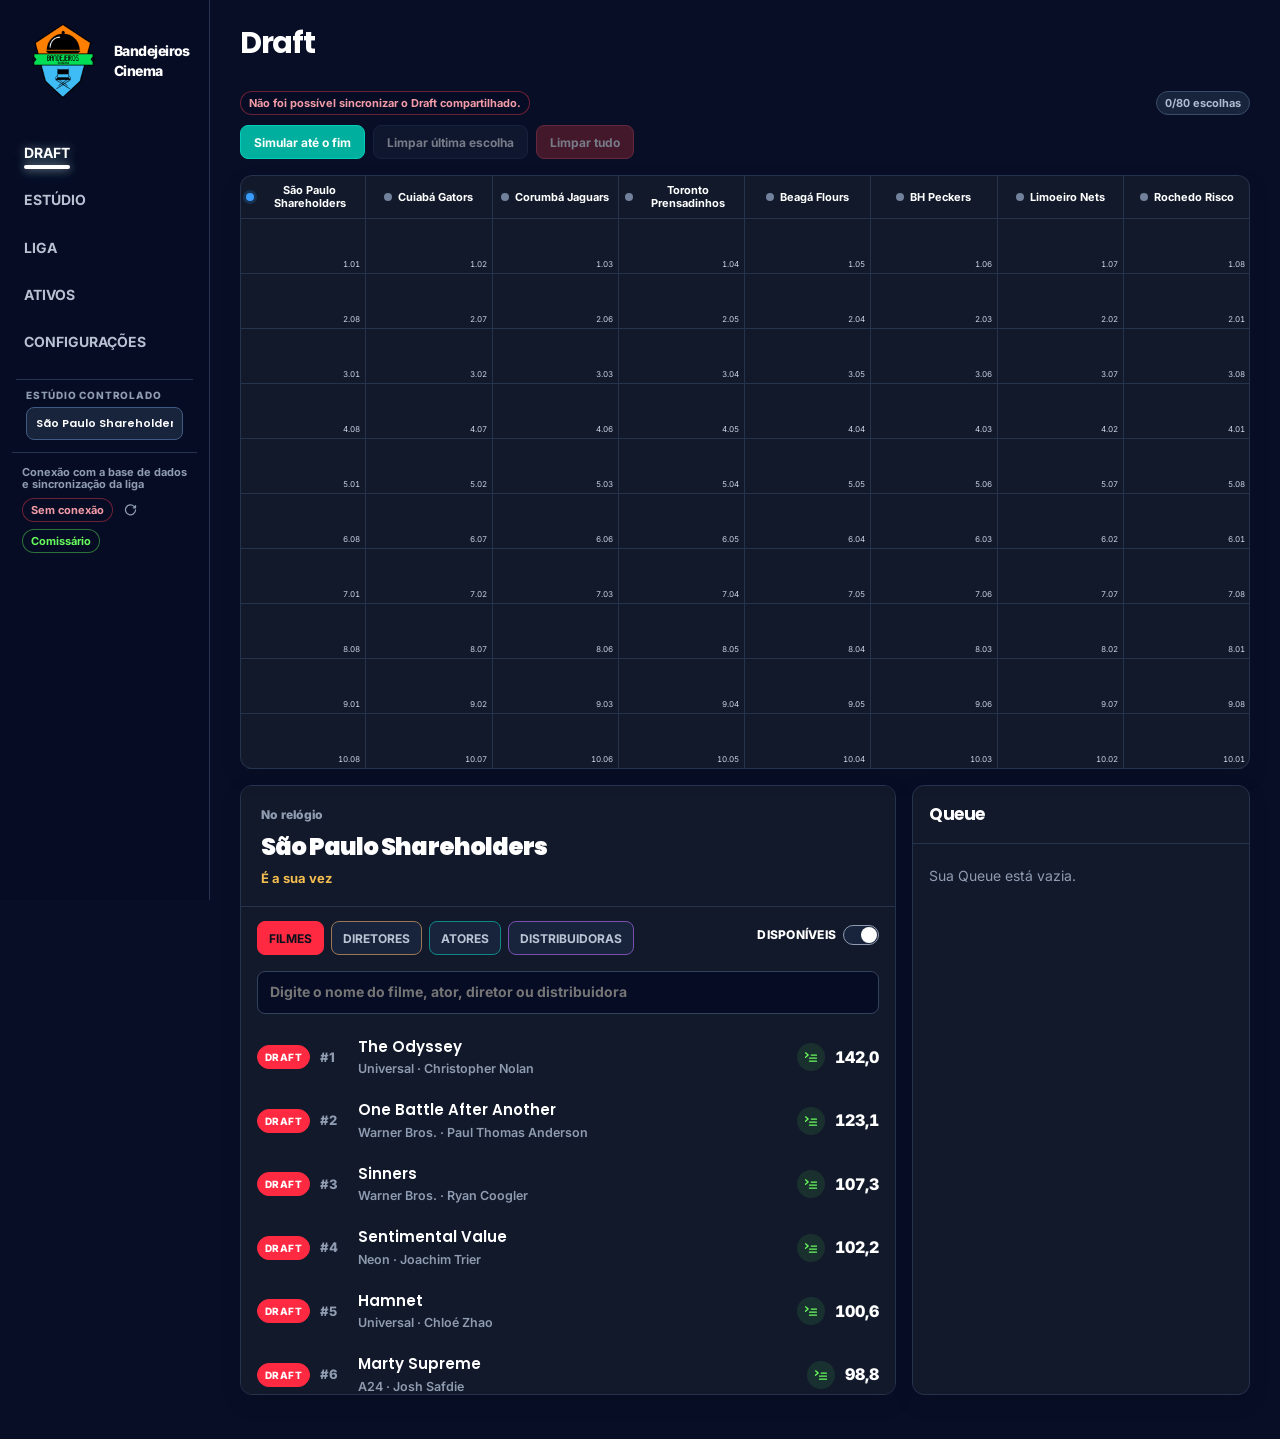
<file: Fantasy-Cinema-local/index.html>
<!doctype html>
<html lang="pt-BR">
  <head>
    <meta charset="utf-8" />
    <meta name="viewport" content="width=device-width, initial-scale=1" />
    <meta name="theme-color" content="#090d18" />
    <title>Bandejeiros Cinema — Draft 2025</title>
    <link rel="icon" type="image/svg+xml" href="favicon.svg" />
    <link rel="preconnect" href="https://fonts.googleapis.com" />
    <link rel="preconnect" href="https://fonts.gstatic.com" crossorigin />
    <link href="https://fonts.googleapis.com/css2?family=Inter:wght@400;500;600;700;800&family=Poppins:wght@500;600;700;800&display=swap" rel="stylesheet" />
    <link rel="stylesheet" href="styles.css?v=20261019-01" />
  </head>
  <body>
    <div id="app" aria-live="polite"></div>
    <script src="app.js?v=20261023-01" defer></script>
  </body>
</html>
</file>
<file: Fantasy-Cinema-local/styles.css>
/*
  Sistema visual — fonte única para cores, fontes e escala tipográfica.
  Novos estilos devem usar estes tokens, nunca valores literais.
*/
:root {
  /* Tipografia */
  --font-display:"Poppins",ui-sans-serif,system-ui,sans-serif;
  --font-body:"Inter",ui-sans-serif,system-ui,-apple-system,BlinkMacSystemFont,"Segoe UI",sans-serif;
  --fs-2xs:7px;
  --fs-xs:8px;
  --fs-2sm:9px;
  --fs-sm:10px;
  --fs-md:11px;
  --fs-base:12px;
  --fs-body-sm:13px;
  --fs-body:14px;
  --fs-name:15px;
  --fs-title-sm:16px;
  --fs-title:17px;
  --fs-title-lg:20px;
  --fs-page:30px;

  /* Marca, posições e sinais */
  --color-film:#ff2a41;
  --color-actor:#00ceb8;
  --color-director:#ffae58;
  --color-distributor:#bd66ff;
  --color-primary:#00af9d;
  --color-primary-hover:#00ceb8;
  --color-danger:#8f2634;
  --color-danger-hover:#b33042;
  --color-gold:#f4bd50;
  --color-released:#67fc5b;
  --color-upcoming:#ffdd38;

  /* Superfícies, contornos e texto */
  --color-page:#080e26;
  --color-sidebar:#060c24;
  --color-surface:#11192b;
  --draft-film-overlay:40%;
  --draft-actor-overlay:40%;
  --draft-director-overlay:40%;
  --draft-distributor-overlay:40%;
  --color-surface-control:#18243b;
  --surface-card:var(--color-surface);
  --color-border:#26334e;
  --color-text:#ffffff;
  --color-text-muted:#8f9bb1;
  --color-text-inverse:#ffffff;
  --color-blue:#3b9cff;

  /* Aliases legados usados pelos componentes existentes. */
  --bg:var(--color-page);
  --line:var(--color-border);
  --muted:var(--color-text-muted);
  --text:var(--color-text);
  --blue:var(--color-blue);
  --gold:var(--color-gold);
  --good:#51d8a1;
}
* { box-sizing:border-box; }
body { margin:0; overflow-x:clip; background:var(--color-page); color:var(--text); font-family:var(--font-body); font-size:var(--fs-title-sm); }
button { font:inherit; cursor:pointer; }
.shell { min-height:100vh; display:grid; grid-template-columns:210px minmax(0,1fr); }
.mobile-page-pager,.mobile-page-track { display:contents; }
.mobile-page-spacer { display:none; }
.sidebar { position:sticky; top:0; align-self:start; height:100vh; overflow-y:auto; padding:20px 12px; border-right:1px solid var(--line); background:var(--color-sidebar); }
.brand { display:flex; align-items:center; gap:10px; font-weight:800; letter-spacing:-.04em; font-size:14px; padding:0 10px 30px; }
.brand-logo { display:block; width:82px; height:82px; object-fit:contain; flex:0 0 auto; }
.league-label { color:var(--muted); text-transform:uppercase; font-size:12px; font-weight:800; letter-spacing:.1em; padding:0 10px 10px; }
.nav { display:grid; gap:5px; }
.nav button { position:relative; border:0; color:#b7c1d2; background:transparent; border-radius:8px; padding:11px 12px; text-align:left; font-size:14px; font-weight:700; text-transform:uppercase; }
.nav button:hover { color:#ffffff; background:transparent; }
.nav button.active { color:#ffffff; background:transparent; text-shadow:0 0 11px rgb(255 255 255 / 42%),0 0 18px rgb(0 206 184 / 16%); }
.nav button > span:first-child { position:relative; }
.nav button.active::after { display:none; }
.nav button.active > span:first-child::after { content:''; position:absolute; left:0; right:0; bottom:-6px; height:4px; border-radius:99px; background:#ffffff; box-shadow:0 0 10px rgb(255 255 255 / 60%),0 0 18px rgb(0 206 184 / 30%); }
.sidebar-foot { margin-top:32px; border-top:1px solid var(--line); padding:20px 10px; color:var(--muted); font-size:13px; line-height:1.45; }
.content { padding:26px 30px 44px; overflow:hidden; }
.topbar { display:flex; justify-content:space-between; align-items:flex-start; gap:20px; margin-bottom:24px; }
h1 { font-size:28px; line-height:1.1; letter-spacing:-.045em; margin:0 0 6px; } h2 { font-size:var(--fs-title-sm); margin:0; letter-spacing:-.02em; } p { margin:0; }
.sub { color:var(--muted); font-size:14px; }.badge { display:inline-flex; padding:6px 9px; border:1px solid #69521b; color:var(--gold); background:#2d2514; border-radius:99px; font-size:12px; font-weight:800; }
.actions { display:flex; gap:8px; flex-wrap:wrap; justify-content:flex-end; }.button { border:1px solid #2c3c5c; padding:10px 13px; border-radius:8px; background:var(--color-surface-control); color:var(--color-text-inverse); font-weight:750; font-size:var(--fs-body); }.button:hover { border-color:var(--blue); }.button.primary { background:var(--blue); border-color:var(--blue); color:#07111f; }.button.danger { color:#ffb8b8; }
.grid { display:grid; gap:16px; }.draft-layout { grid-template-columns:minmax(0,1.32fr) minmax(300px,.68fr); }.card { background:var(--surface-card); border:1px solid var(--line); border-radius:12px; }.card-head { padding:15px 16px 12px; display:flex; justify-content:space-between; align-items:center; border-bottom:1px solid var(--line); }.draft-main { min-height:590px; }.now { padding:20px; border-bottom:1px solid var(--line); background:var(--surface-card); }.now-eyebrow { color:var(--muted); font-size:12px; letter-spacing:.02em; font-weight:850; }.now-team { font-size:24px; font-weight:850; letter-spacing:-.04em; margin:6px 0; }.now-distance { color:var(--gold); font:700 13px/1.2 var(--font-body); }.slot { color:var(--gold); font-weight:750; font-size:14px; }
.tabs { display:flex; gap:7px; padding:14px 16px 8px; overflow:auto; }.tab { white-space:nowrap; border:1px solid var(--line); color:#b9c4d5; background:#101a2b; padding:7px 10px; border-radius:7px; font-size:13px; font-weight:750; }.tab.active { color:#07111f; background:var(--gold); border-color:var(--gold); }.assets { padding:8px 16px 16px; display:grid; gap:7px; max-height:376px; overflow:auto; }.asset { width:100%; display:flex; gap:10px; align-items:center; border:1px solid #22304a; background:#10192a; color:var(--text); border-radius:8px; padding:10px; text-align:left; }.asset:hover { border-color:var(--blue); background:#14233a; }.asset .rank { width:28px; color:var(--muted); font-weight:800; font-size:13px; }.asset .name { min-width:0; flex:1; font-weight:750; overflow:hidden; text-overflow:ellipsis; white-space:nowrap; }.asset .points { color:var(--gold); font-variant-numeric:tabular-nums; font-weight:850; }.asset small { color:var(--muted); }.pick-feed { max-height:376px; overflow:auto; }.pick { display:grid; grid-template-columns:35px 1fr auto; padding:10px 14px; border-bottom:1px solid #202d45; gap:8px; align-items:center; font-size:13px; }.pick b { font-size:13px; }.pick span { color:var(--muted); }.pos { color:#80baff; font-size:11px; font-weight:850; text-transform:uppercase; }.points { color:var(--gold); font-weight:800; }.team-list { max-height:312px; overflow:auto; }.team-row { padding:11px 14px; display:flex; gap:8px; align-items:center; border-bottom:1px solid #202d45; }.team-row:last-child { border-bottom:0; }.team-row .team-name { flex:1; font-weight:750; }.meter { display:flex; height:5px; width:74px; background:#0c1220; border-radius:4px; overflow:hidden; }.meter i { display:block; background:var(--blue); }.count { color:var(--muted); font-size:12px; }
.summary { display:grid; grid-template-columns:repeat(4,1fr); gap:12px; margin-bottom:16px; }.metric { padding:15px; }.metric label { display:block; color:var(--muted); font-size:12px; text-transform:uppercase; letter-spacing:.08em; font-weight:800; }.metric strong { display:block; margin-top:5px; font-size:23px; letter-spacing:-.04em; }.metric.gold strong { color:var(--gold); }
.rosters { grid-template-columns:repeat(2,minmax(0,1fr)); }.roster { padding:16px; }.roster-top { display:flex; justify-content:space-between; align-items:center; margin-bottom:12px; }.roster-total { color:var(--gold); font-weight:850; }.roster-group { padding:9px 0; border-top:1px solid #23304a; }.roster-group:first-of-type { border-top:0; }.roster-label { color:#80baff; text-transform:uppercase; font-size:11px; font-weight:850; letter-spacing:.1em; margin-bottom:5px; }.roster-item { display:flex; justify-content:space-between; gap:8px; font-size:14px; padding:3px 0; }.empty { color:var(--muted); font-size:14px; padding:16px; }
.rules { padding:16px; color:#bdc8d8; line-height:1.5; font-size:14px; }.rules h2 { color:#fff; }.rules h2 + p { margin-top:8px; }.rules p + p { margin-top:10px; }.rules p + h2 { margin-top:26px; }.rules b { color:white; }.notice { color:var(--muted); font-size:13px; padding:0 16px 14px; }
.control-team { display:flex; align-items:center; justify-content:flex-end; gap:8px; flex-wrap:wrap; }.control-team label { color:var(--muted); font-size:13px; font-weight:750; }.control-team select { appearance:none; border:1px solid #344762; border-radius:8px; background:#121e31; color:white; padding:9px 32px 9px 11px; font:inherit; font-size:14px; font-weight:750; }.clock-message { margin:14px 16px 0; padding:11px 12px; border-radius:8px; border:1px solid #2b3b57; background:var(--color-surface-control); color:#bdc8d8; font-size:14px; font-weight:650; }.clock-message.your-turn { border-color:#2a77c5; background:#11345a; color:#d7ebff; }.personal-roster .card-head { align-items:flex-start; }.personal-list { padding:0 16px 8px; }.personal-group { padding:10px 0; border-top:1px solid #24324c; border-left:3px solid var(--position-color); padding-left:9px; }.personal-group:first-child { border-top:0; }.personal-group .roster-label { color:var(--position-color); }.personal-group .roster-item strong { color:var(--position-color); font-size:13px; }
.pos-filme { --position-color:var(--color-film); }.pos-ator { --position-color:var(--color-actor); }.pos-diretor { --position-color:var(--color-director); }.pos-distribuidora { --position-color:var(--color-distributor); }
.tab.pos-filme.active,.tab.pos-ator.active,.tab.pos-diretor.active,.tab.pos-distribuidora.active { color:#09101c; border-color:var(--position-color); background:var(--position-color); }.tab.pos-filme,.tab.pos-ator,.tab.pos-diretor,.tab.pos-distribuidora { border-color:color-mix(in srgb,var(--position-color) 55%,#26334e); }.asset.pos-filme,.asset.pos-ator,.asset.pos-diretor,.asset.pos-distribuidora { border-left:3px solid var(--position-color); }.asset.pos-filme .points,.asset.pos-ator .points,.asset.pos-diretor .points,.asset.pos-distribuidora .points,.personal-group .roster-item strong,.roster-item .points,.pick .points { color:#fff; }.pick .pos { color:var(--position-color); font-style:normal; }.roster-group .roster-label { color:var(--position-color); }
.search-wrap { display:grid; gap:6px; padding:8px 16px 4px; }.search-wrap label { color:var(--muted); font-size:12px; font-weight:800; text-transform:uppercase; letter-spacing:.08em; }.search-wrap input { width:100%; border:1px solid #33435e; border-radius:8px; background:#0d1626; color:#fff; padding:10px 12px; font:inherit; font-size:14px; outline:0; }.search-wrap input:focus { border-color:var(--blue); box-shadow:0 0 0 3px rgb(59 156 255 / 15%); }
.data-card { overflow:hidden; }.table-wrap { overflow:auto; max-height:calc(100vh - 175px); }.table-wrap table { width:100%; min-width:720px; border-collapse:collapse; font-size:14px; }.table-wrap th { position:sticky; top:0; z-index:1; background:#17233a; color:#aebbd0; text-align:left; padding:12px 14px; font-size:12px; text-transform:uppercase; letter-spacing:.055em; white-space:nowrap; }.table-wrap td { padding:11px 14px; border-top:1px solid #22304a; color:#dbe4f2; white-space:nowrap; }.table-wrap td:first-child { color:#fff; font-weight:750; }.table-wrap tr:hover td { background:#17243a; }.section-title { margin:0 0 10px; font-size:15px; color:#d7e2f1; }.scoring-grid { grid-template-columns:minmax(0,.82fr) minmax(0,1.18fr); align-items:start; }.formula-grid { display:grid; grid-template-columns:repeat(4,minmax(0,1fr)); gap:12px; margin-bottom:18px; }.formula { padding:15px; min-height:144px; }.formula span { display:block; color:var(--gold); font-size:12px; font-weight:850; text-transform:uppercase; letter-spacing:.08em; }.formula strong { display:block; margin:8px 0; font-size:15px; line-height:1.3; letter-spacing:-.02em; }.formula p { color:var(--muted); font-size:13px; line-height:1.4; }.formula sup { font-size:10px; }
.awards-actors-title { margin-top:24px; }.draft-board { margin-top:16px; overflow:hidden; }.board-label { display:flex; justify-content:space-between; padding:13px 16px; border-bottom:1px solid var(--line); font-size:14px; }.board-label span { color:var(--muted); font-size:12px; }.board-scroll { overflow:hidden; }.board-grid { display:grid; grid-template-columns:repeat(8,minmax(0,1fr)); min-width:0; }.board-team { min-width:0; border-right:1px solid var(--line); }.board-team:last-child { border-right:0; }.board-team header { display:grid; grid-template-columns:14px 1fr; align-items:center; column-gap:5px; padding:9px 6px; min-height:39px; background:#121d31; border-bottom:1px solid var(--line); }.board-team header b { font-size:11px; white-space:nowrap; overflow:hidden; text-overflow:ellipsis; }.team-dot { width:8px; height:8px; border-radius:50%; background:#71819c; }.board-team.controlled .team-dot { background:var(--blue); box-shadow:0 0 0 3px rgb(59 156 255 / 18%); }.board-team.controlled header { background:#172b4a; }.board-pick { position:relative; height:55px; padding:5px 6px 14px; overflow:hidden; border-bottom:1px solid #26344d; background:#172337; border-left:3px solid var(--position-color); }.board-pick b { display:block; padding-right:2px; font-size:11px; line-height:1.15; white-space:nowrap; overflow:hidden; text-overflow:ellipsis; }.board-pick small { display:-webkit-box; height:20px; max-width:calc(100% - 28px); overflow:hidden; -webkit-box-orient:vertical; -webkit-line-clamp:2; color:#e5ecf6; opacity:.8; font-size:9px; line-height:1.15; margin-top:2px; }.board-number { position:absolute; right:5px; bottom:3px; color:#c9d3e3; font-size:8px; font-weight:400; font-variant-numeric:tabular-nums; }.board-pick.pos-filme { background:color-mix(in srgb,#ff2a41 35%,#152136); }.board-pick.pos-ator { background:color-mix(in srgb,#00ceb8 29%,#152136); }.board-pick.pos-diretor { background:color-mix(in srgb,#ffae58 31%,#152136); }.board-pick.pos-distribuidora { background:color-mix(in srgb,#bd66ff 30%,#152136); }.empty-pick { border-left:3px solid #2c3b54; background:#121b2c; color:#71819c; }.personal-group .roster-item { font-size:16px; font-weight:750; }.personal-group .roster-item strong { font-size:16px; font-weight:850; }.team-view-select { display:block; max-width:176px; margin-top:6px; border:1px solid #344762; border-radius:6px; background:#121e31; color:#fff; padding:6px 24px 6px 8px; font:inherit; font-size:12px; font-weight:700; }
.league-layout { grid-template-columns:minmax(440px,1.05fr) minmax(340px,.95fr); align-items:start; }.standings-list { padding:4px 0; }.standing-row { display:grid; grid-template-columns:34px minmax(0,1fr) auto; gap:10px; align-items:center; padding:13px 16px; border-bottom:1px solid #22304a; }.standing-row:last-child { border-bottom:0; }.standing-rank { color:#91a0b8; font-size:13px; font-weight:850; text-align:center; }.standing-team { min-width:0; }.standing-team b { display:block; font-size:15px; }.started-counts { display:flex; flex-wrap:wrap; gap:5px; margin-top:7px; }.started-pill { display:inline-flex; align-items:center; gap:3px; padding:4px 6px; border-radius:4px; background:#0d1626; border-left:2px solid var(--position-color); font-size:10px; line-height:1; font-weight:750; }.started-pill b { font-variant-numeric:tabular-nums; }.started-pill.complete { color:#7d899d; border-left-color:#46536a; }.started-pill.pending { color:var(--position-color); background:color-mix(in srgb,var(--position-color) 11%,#0d1626); }.asset-tabs { padding:0 0 12px; margin-top:-4px; }.asset-search { padding:0 0 12px; max-width:420px; }.asset-table .table-wrap { max-height:calc(100vh - 250px); }.asset-table table { min-width:1080px; }.asset-table td { vertical-align:top; white-space:normal; }.asset-table td:nth-child(1) { min-width:155px; }.asset-table td:nth-child(2) { min-width:86px; color:#b8c5d7; }.asset-table td:nth-child(3) { min-width:110px; }.asset-table td:nth-child(4) { min-width:190px; max-width:300px; }.asset-table td:nth-child(2),.asset-table td:nth-child(3),.asset-table td:nth-child(5),.asset-table td:nth-child(6),.asset-table td:nth-child(7) { white-space:nowrap; }.metric-cell { display:grid; gap:3px; }.metric-cell b { color:#fff; font-size:14px; font-variant-numeric:tabular-nums; }.metric-cell small,.component-points { display:block; color:var(--gold); font-size:12px; font-weight:850; }.table-note { display:block; color:var(--muted); font-size:11px; }.award-lines { display:grid; gap:3px; min-width:190px; color:#bec9da; font-size:12px; line-height:1.2; }.award-lines b { color:var(--gold); margin-top:2px; font-size:12px; font-weight:850; }.fpts { color:var(--gold); font-size:15px; font-weight:850; font-variant-numeric:tabular-nums; }
.my-team-summary { display:grid; grid-template-columns:repeat(4,minmax(0,1fr)); gap:12px; margin-bottom:14px; }.my-team-selector { display:flex; align-items:center; gap:10px; padding:12px 16px; margin-bottom:16px; }.my-team-selector label { color:var(--muted); font-size:12px; font-weight:800; text-transform:uppercase; letter-spacing:.08em; }.my-team-selector select { border:1px solid #344762; border-radius:7px; background:#121e31; color:#fff; padding:8px 28px 8px 10px; font:inherit; font-size:14px; font-weight:750; }.my-team-layout { grid-template-columns:repeat(2,minmax(0,1fr)); align-items:start; }.my-team-assets { padding:4px 16px 10px; }.my-team-asset { display:flex; justify-content:space-between; gap:12px; padding:12px 0 12px 10px; border-bottom:1px solid #24324c; border-left:3px solid var(--position-color); }.my-team-asset:last-child { border-bottom:0; }.my-team-asset div { min-width:0; display:grid; gap:3px; }.my-team-asset b { font-size:15px; overflow:hidden; text-overflow:ellipsis; white-space:nowrap; }.my-team-asset small { color:var(--muted); font-size:12px; }.my-team-position { color:var(--position-color); font-size:11px; text-transform:uppercase; font-weight:850; letter-spacing:.08em; }.my-team-asset strong { align-self:center; color:#fff; white-space:nowrap; font-size:14px; }
.my-team-actions { display:flex; align-items:center; gap:8px; flex:0 0 auto; }.my-team-asset .asset-status.upcoming,.my-team-asset .asset-status .upcoming { color:#ffdd38; }.my-team-asset .asset-status.released,.my-team-asset .asset-status .released { color:#67fc5b; }.my-team-asset .composition-status { display:flex; flex-wrap:wrap; column-gap:8px; }.trade-icon-button { display:grid; place-items:center; width:31px; height:31px; padding:0; border:0; border-radius:50%; background:#0f2639; color:#00ceb8; }.trade-icon-button:hover { background:#12354a; box-shadow:0 0 0 2px #00ceb8; }.trade-icon { display:block; width:19px; height:19px; fill:currentColor; }.trade-note { color:#ffae58 !important; font-weight:800; }.trade-builder,.trade-offers { margin:16px 0 0; overflow:hidden; }.trade-starter { display:flex; align-items:center; justify-content:space-between; gap:16px; min-height:88px; padding:16px; }.trade-starter h2 { margin:0 0 4px; font-size:17px; }.trade-propose { background:#00aF9D; border-color:#00ceb8; color:#06151a; }.trade-propose:hover { background:#00ceb8; }.trade-team-picker { display:flex; flex-wrap:wrap; align-items:center; gap:7px; padding:12px 16px; border-top:1px solid var(--line); border-bottom:1px solid var(--line); }.trade-team-picker>span { color:var(--muted); font-size:11px; font-weight:850; letter-spacing:.08em; text-transform:uppercase; margin-right:2px; }.studio-toggle { padding:7px 9px; border:1px solid #354863; border-radius:6px; background:#111d30; color:#c3cfdf; font:inherit; font-size:12px; font-weight:750; }.studio-toggle.selected { border-color:#00ceb8; background:#103641; color:#fff; }.studio-toggle:disabled { opacity:.38; }.trade-columns { display:grid; grid-template-columns:repeat(auto-fit,minmax(210px,1fr)); gap:10px; padding:14px 16px; }.trade-column { min-width:0; border:1px solid #263852; border-radius:8px; background:#0d1728; overflow:hidden; }.trade-column header { display:flex; justify-content:space-between; align-items:center; gap:8px; padding:10px; border-bottom:1px solid #263852; }.trade-column header b { font-size:13px; }.trade-column header small { color:#00ceb8; font-size:11px; font-weight:800; }.trade-column>div { display:grid; gap:6px; padding:8px; max-height:420px; overflow:auto; }.trade-asset { padding-left:3px; border-left:3px solid var(--position-color); border-radius:4px; background:#121d2e; }.trade-asset>button { display:grid; width:100%; gap:0; padding:6px; color:#fff; text-align:left; background:transparent; border:0; }.trade-asset>button b { overflow:hidden; text-overflow:ellipsis; white-space:nowrap; font-size:12px; }.trade-asset.selected { background:color-mix(in srgb,var(--position-color) 16%,#121d2e); box-shadow:inset 0 0 0 1px var(--position-color); }.trade-asset select { width:calc(100% - 16px); margin:0 8px 8px; border:1px solid #40516b; border-radius:5px; background:#0b1423; color:#fff; padding:6px; font:inherit; font-size:11px; }.trade-submit { display:flex; justify-content:space-between; align-items:center; gap:12px; padding:12px 16px; border-top:1px solid var(--line); }.trade-offer { padding:14px 16px; border-top:1px solid var(--line); }.trade-offer p,.transaction p { color:#c5d0df; font-size:14px; line-height:1.45; }.transaction { display:flex; justify-content:space-between; gap:16px; align-items:center; padding:14px 0; border-bottom:1px solid var(--line); }.transaction:last-child { border-bottom:0; }.transaction-status { display:inline-block; margin-bottom:6px; color:#aab8ca; font-size:11px; font-weight:850; text-transform:uppercase; letter-spacing:.08em; }.transaction.pendingCommissioner .transaction-status { color:var(--gold); }.transaction.approved .transaction-status { color:var(--good); }.transaction.vetoed .transaction-status,.transaction.rejected .transaction-status { color:#f59ca3; }
.nav button { display:flex; align-items:center; justify-content:space-between; gap:8px; }.nav-trade-alert { display:inline-flex; align-items:center; gap:2px; color:#ffae58; }.nav-trade-alert svg { width:15px; height:15px; fill:none; stroke:currentColor; stroke-width:2; stroke-linecap:round; stroke-linejoin:round; }.nav-trade-alert b { display:grid; place-items:center; min-width:15px; height:15px; padding:0 3px; border-radius:99px; background:#ffae58; color:#1a1307; font-size:9px; }.button.danger { background:#8f2634; border-color:#d64b5b; color:#fff; }.button.danger:hover { background:#b33042; border-color:#ff7180; }.accept-offer { background:#00aF9D; border-color:#00ceb8; color:#06151a; }.accept-offer:hover { background:#00ceb8; }.counter-offer { background:#285eab; border-color:#4c95ef; color:#fff; }.counter-offer:hover { background:#3577d2; }.transactions-layout { grid-template-columns:repeat(2,minmax(0,1fr)); align-items:start; }.transactions-left { display:grid; gap:16px; }.transactions-left .trade-desk { margin-top:0; }.trade-desk { margin-top:16px; overflow:hidden; }.trade-feed-list { display:grid; gap:10px; padding:14px 16px 16px; }.trade-feed { display:grid; grid-template-columns:125px minmax(0,1fr) auto; align-items:start; gap:16px; padding:14px 16px; border:1px solid #2a3a55; border-radius:9px; background:#0d1728; }.trade-feed.pendingCommissioner { border-color:#796020; }.trade-feed-status { display:flex; align-items:center; gap:8px; padding-top:3px; color:#8ca0bc; font-size:12px; letter-spacing:.05em; text-transform:uppercase; }.trade-feed.approved .trade-feed-status { color:#00ceb8; }.trade-feed-icon { width:19px; height:19px; fill:currentColor; color:#00ceb8; }.trade-feed-moves { display:grid; gap:9px; min-width:0; }.trade-feed-group { padding-bottom:4px; }.trade-feed-group p { margin:0 0 2px; color:#c5d0df; font-size:16px; }.trade-gain { display:flex; align-items:center; gap:7px; min-width:0; padding:2px 0; }.trade-gain>span { color:#00ceb8; font-size:22px; font-weight:400; line-height:1; }.trade-gain b { overflow:hidden; text-overflow:ellipsis; white-space:nowrap; padding:4px 8px; border:1px solid color-mix(in srgb,var(--position-color) 44%,transparent); border-radius:6px; background:color-mix(in srgb,var(--position-color) 16%,#101a2b); color:#edf4ff; font-size:14px; font-weight:700; }.trade-feed time { padding-top:3px; color:#aebbd0; white-space:nowrap; font-size:12px; }.trade-feed-actions { grid-column:2 / -1; justify-content:flex-start; }.commissioner-actions { margin:-4px 16px 8px 157px; justify-content:flex-start; }.transactions-card { margin-top:0; }
@media (max-width:980px) { .shell { grid-template-columns:1fr; }.sidebar { position:static; height:auto; overflow:visible; border-right:0; border-bottom:1px solid var(--line); padding:14px 16px; }.brand { padding:0 0 12px; }.nav { grid-template-columns:repeat(3,1fr); }.sidebar-foot { display:none; }.content { padding:20px 16px; }.draft-layout,.league-layout,.my-team-layout,.transactions-layout { grid-template-columns:1fr; }.rosters { grid-template-columns:1fr; } }
@media (max-width:980px) { .formula-grid { grid-template-columns:repeat(2,minmax(0,1fr)); }.scoring-grid { grid-template-columns:1fr; } }
@media (max-width:620px) { .topbar { flex-direction:column; }.control-team { justify-content:flex-start; }.actions { justify-content:flex-start; }.summary,.my-team-summary { grid-template-columns:repeat(2,1fr); }.content { padding:18px 12px; }.now-team { font-size:21px; }.formula-grid { grid-template-columns:1fr; } }
@media (max-width:620px) { .brand { font-size:22px; } }
@media (max-width:720px) { .trade-feed { grid-template-columns:1fr; gap:8px; }.trade-feed time { padding:0; }.trade-feed-actions { grid-column:auto; }.commissioner-actions { margin:0 16px 8px; } }

/* Revisão do sistema visual */
:root { --radius-card:12px; --radius-control:8px; --surface:#111b2e; --surface-hover:#172740; --text-soft:#c7d1e0; }
body { font-family:"Inter",ui-sans-serif,system-ui,sans-serif; line-height:1.45; -webkit-font-smoothing:antialiased; }
h1,h2,h3,.topbar h1,.card h2,.section-title,.now-team,.asset .name,.roster-item span,.my-team-asset b,.trade-gain b,.trade-column header b,.trade-asset>button b { font-family:"Poppins",ui-sans-serif,system-ui,sans-serif; }
h1,.topbar h1 { font-size:30px; font-weight:700; letter-spacing:-.045em; line-height:1.16; }
h2,.card h2 { font-size:17px; font-weight:700; line-height:1.25; letter-spacing:-.025em; }
.section-title { font-size:16px; font-weight:700; }
.sub,.notice,.count,.table-note,.metric-cell small,.formula p,.trade-feed time { color:var(--muted); font-family:"Inter",ui-sans-serif,sans-serif; }
.card { border-radius:var(--radius-card); box-shadow:0 8px 22px rgb(0 0 0 / 10%); }
.card-head { min-height:61px; padding:14px 16px; }
.button,.tab,.studio-toggle,.control-team select,.my-team-selector select,.team-view-select,.search-wrap input { border-radius:var(--radius-control); font-family:"Inter",ui-sans-serif,sans-serif; font-weight:700; }
.button { min-height:34px; padding:6px 13px; font-size:12px; transition:background .15s ease,border-color .15s ease,transform .15s ease; }
.button:hover:not(:disabled) { transform:translateY(-1px); }
.button:disabled { opacity:.45; cursor:not-allowed; }
.tab { min-height:34px; padding:7px 11px; }
.asset,.trade-asset,.trade-target { border-radius:var(--radius-control); }
.asset { min-height:58px; padding:10px 11px; }
.asset .name,.my-team-asset b,.roster-item span { font-size:15px; font-weight:600; }
.asset small,.my-team-asset small,.roster-label,.my-team-position,.pos,.count,.table-wrap th { font-family:"Inter",ui-sans-serif,sans-serif; }
.points,.fpts,.metric strong,.roster-total { font-variant-numeric:tabular-nums; }
.metric strong { font-family:"Poppins",ui-sans-serif,sans-serif; font-weight:700; }
.table-wrap table { font-family:"Inter",ui-sans-serif,sans-serif; }
.table-wrap td:first-child { font-family:"Poppins",ui-sans-serif,sans-serif; font-weight:600; }
.table-wrap th { font-weight:800; }
.formula strong,.rules b { font-family:"Poppins",ui-sans-serif,sans-serif; font-weight:600; }
.trade-feed,.transaction { border-radius:var(--radius-control); }
.trade-feed-status,.transaction-status,.trade-gain small { font-family:"Inter",ui-sans-serif,sans-serif; font-weight:800; }
.trade-feed-group p { font-family:"Inter",ui-sans-serif,sans-serif; line-height:1.25; }
@media (max-width:720px) { h1,.topbar h1 { font-size:26px; }.card-head { min-height:56px; }.asset .name,.my-team-asset b,.roster-item span { font-size:14px; } }

/* Ajustes de dados e ordenação */
.metric-cell small,.component-points,.award-lines b { color:#aebbd0; }
.asset-table td:nth-child(2) { min-width:126px; color:#b8c5d7; }
.asset-table td:nth-child(3) { min-width:86px; color:#b8c5d7; }
.asset-table td:nth-child(4) { min-width:190px; max-width:300px; }
.table-sort { display:inline-flex; align-items:center; gap:6px; padding:0; border:0; background:transparent; color:inherit; font:inherit; font-size:inherit; font-weight:inherit; letter-spacing:inherit; text-transform:inherit; white-space:nowrap; }
.table-sort:hover { color:#fff; }.table-sort span { color:#71819c; font-size:12px; line-height:1; }.table-sort:hover span { color:#8dbfff; }
.asset-header-logo { display:block; width:auto; height:24px; max-width:76px; object-fit:contain; }
/* A seta não participa do centro visual do cabeçalho. */
.asset-table:not(.available-table) th:nth-child(n+3) .table-sort { position:relative; gap:0; }
.asset-table:not(.available-table) th:nth-child(n+3) .table-sort span { position:absolute; left:calc(100% + 6px); top:50%; transform:translateY(-50%); }
.asset-table:not(.available-table) td { vertical-align:middle; }

/* Ficha de filme: modal centralizado baseado no modelo aprovado. */
.film-name-button { max-width:100%; padding:0; border:0; background:transparent; color:inherit; font:inherit; font-weight:inherit; text-align:inherit; cursor:pointer; }
.film-name-button:hover { color:var(--color-text-muted); }
.my-team-film-name { display:block; overflow:hidden; text-overflow:ellipsis; white-space:nowrap; }
.draft-main .asset.pos-filme .name { cursor:pointer; }
.draft-main .asset.pos-filme .name:hover { color:var(--color-text-muted); }
.draft-main .asset.pos-distribuidora .name { cursor:pointer; }
.draft-main .asset.pos-distribuidora .name:hover { color:var(--color-text-muted); }
.film-modal-backdrop { position:fixed; z-index:1100; inset:0; display:grid; place-items:center; padding:16px; background:rgb(6 12 36 / 78%); backdrop-filter:blur(3px); }
.film-modal { position:relative; width:min(100%,460px); max-height:calc(100vh - 32px); overflow-y:auto; border:1px solid var(--color-border); border-radius:16px; background:var(--color-surface); box-shadow:0 24px 70px rgb(0 0 0 / 48%); }
.film-modal-close { position:absolute; z-index:2; top:10px; right:14px; padding:4px 8px; border:0; background:transparent; color:var(--color-text-muted); font:400 26px/1 var(--font-body); }
.film-modal-close:hover { color:var(--color-text); }
.film-modal-top { position:relative; display:flex; align-items:center; justify-content:center; min-height:298px; overflow:hidden; padding:28px 24px; background:var(--color-surface-control); }
.film-modal-top::before { position:absolute; z-index:0; inset:-30px; content:''; background-image:var(--film-poster); background-position:center; background-size:cover; filter:blur(28px) brightness(.55) saturate(1.15); transform:scale(1.15); }
.film-modal-poster { position:relative; z-index:1; display:grid; width:180px; aspect-ratio:2 / 3; place-items:center; overflow:hidden; border-radius:10px; background:var(--color-sidebar); }
.film-modal-poster img { display:block; width:100%; height:100%; object-fit:cover; }
.film-modal-poster-placeholder { color:var(--color-border); font-size:42px; }
.film-modal-head { padding:14px 24px 0; text-align:center; }
.film-modal-head h2 { margin:0 0 4px; font-size:22px; line-height:1.2; }
.film-modal-meta { color:var(--color-text-muted); font-size:13px; }
.film-modal-meta span:first-child { color:var(--color-director); }
.film-modal-meta span:last-child { color:var(--color-distributor); }
.film-modal-actors { max-width:340px; margin:6px auto 0; color:var(--color-actor); font-size:13px; }
.film-modal-studio { margin:14px 0 0; color:var(--color-text); font:600 16px/1.2 var(--font-display); }
.film-modal-info { padding:24px; }
.film-modal-stats { display:grid; grid-template-columns:repeat(4,minmax(0,1fr)); gap:8px; text-align:center; }
.film-modal-stat-logo { display:block; width:auto; height:24px; max-width:62px; margin:0 auto; object-fit:contain; }
.film-modal-stats strong { display:block; margin-top:4px; color:var(--color-text); font:700 14px/1.2 var(--font-body); overflow-wrap:anywhere; }
.film-modal-award-total { display:block; margin-top:4px; color:var(--color-text); font:400 14px/1.2 var(--font-body); }
.film-modal-award-total b { font-weight:700; }
.distributor-modal .film-modal-poster { width:190px; aspect-ratio:1; padding:24px; background:#ffffff; }
.distributor-modal .film-modal-poster img { object-fit:contain; }
.distributor-modal-films { max-width:380px; line-height:1.55; }
.distributor-modal-films .film-name-button { display:inline; color:var(--color-film); font:inherit; }
@media (max-width:400px) { .film-modal-poster { width:150px; }.film-modal-head h2 { font-size:19px; }.film-modal-stats { grid-template-columns:repeat(2,minmax(0,1fr)); row-gap:14px; } }

/* Waiver e FAAB */
.asset-mode-tabs { padding-bottom:2px; }.asset-mode-tabs .tab.active { background:#00aF9D; border-color:#00ceb8; color:#06151a; }
.available-table table { min-width:860px; }.available-table td:nth-child(2),.available-table td:nth-child(3) { font-variant-numeric:tabular-nums; white-space:nowrap; }.available-table td:nth-child(4) { min-width:240px; white-space:normal; color:#aebbd0; }.available-table td:last-child { width:1%; white-space:nowrap; }.bid-button { min-width:98px; background:#00aF9D; border-color:#00ceb8; color:#06151a; }.bid-button:hover { background:#00ceb8; }
.modal-backdrop { position:fixed; z-index:1100; inset:0; display:grid; place-items:center; padding:20px; background:rgb(4 8 16 / 72%); backdrop-filter:blur(4px); }.bid-modal { width:min(100%,440px); padding:22px; border:1px solid #344965; border-radius:14px; background:linear-gradient(145deg,#17243a,#0d1626); box-shadow:0 24px 70px rgb(0 0 0 / 48%); }.bid-modal h2 { margin-bottom:8px; }.bid-modal p { color:#c5d0df; line-height:1.5; }.bid-modal label { display:block; margin:18px 0 6px; color:#aebbd0; font-family:"Inter",ui-sans-serif,sans-serif; font-size:12px; font-weight:800; letter-spacing:.07em; text-transform:uppercase; }.bid-modal input { width:100%; border:1px solid #40516b; border-radius:8px; outline:0; background:#0b1423; color:#fff; padding:11px 12px; font:700 16px "Inter",ui-sans-serif,sans-serif; }.bid-modal input:focus { border-color:#00ceb8; box-shadow:0 0 0 3px rgb(0 206 184 / 14%); }.bid-modal small { display:block; margin-top:10px; color:#aebbd0; font:12px/1.45 "Inter",ui-sans-serif,sans-serif; }.bid-modal small b { color:#fff; }.bid-modal .actions { margin-top:20px; }

/* Hierarquia dos filtros de ativos */
.asset-mode-tabs { padding:0 0 18px; margin-top:-4px; }
.asset-mode-tabs + .asset-tabs { margin-top:0; }

/* Destaques de fluxo */
.asset-mode-tabs .tab.active { background:#3b9cff; border-color:#3b9cff; color:#06131a; }
.asset-mode-tabs .tab.active:hover { background:#67cbfa; border-color:#67cbfa; }
.actions [data-action="simulate"] { background:#3fbcf6; border-color:#3fbcf6; color:#06131a; }
.actions [data-action="simulate"]:hover { background:#67cbfa; border-color:#67cbfa; }

/* Ação de waiver */
.available-table td:first-child,.available-table th:first-child { width:48px; min-width:48px; padding-right:0; text-align:center; }.available-table td:nth-child(2) { min-width:180px; color:#fff; font-family:"Poppins",ui-sans-serif,sans-serif; font-weight:600; }.add-icon { display:inline-grid; place-items:center; width:24px; height:24px; padding:0; border:1px solid #f4bd50; border-radius:50%; background:rgb(244 189 80 / 10%); color:#f4bd50; font:600 19px/1 "Inter",ui-sans-serif,sans-serif; }.add-icon:hover { background:rgb(244 189 80 / 20%); box-shadow:0 0 0 3px rgb(244 189 80 / 10%); }

.bid-modal select { width:100%; border:1px solid #40516b; border-radius:8px; outline:0; background:#0b1423; color:#fff; padding:10px 12px; font:600 14px "Inter",ui-sans-serif,sans-serif; }.bid-modal select:focus { border-color:#00ceb8; box-shadow:0 0 0 3px rgb(0 206 184 / 14%); }.bid-modal .bid-error { color:#ff9ca6; font-weight:700; }

/* Classificação da liga */
.standings { overflow:hidden; }.standings-header { display:grid; grid-template-columns:54px minmax(200px,1fr) minmax(185px,.8fr) 92px; align-items:center; gap:12px; padding:13px 16px; border-bottom:1px solid var(--line); color:#8091ad; font:800 11px/1 "Inter",ui-sans-serif,sans-serif; letter-spacing:.08em; text-transform:uppercase; }.standings-header span:last-child { text-align:right; }.standings-list { padding:0; }.standing-row { grid-template-columns:54px minmax(200px,1fr) minmax(185px,.8fr) 92px; min-height:91px; gap:12px; padding:14px 16px; transition:background .15s ease; }.standing-row:hover { background:#14233a; }.standing-row.controlled { background:linear-gradient(90deg,rgb(0 206 184 / 19%),rgb(0 206 184 / 5%)); box-shadow:inset 3px 0 #00ceb8; }.standing-rank { color:#91a7c6; font:700 24px/1 "Poppins",ui-sans-serif,sans-serif; }.standing-team { display:flex; align-items:center; gap:12px; }.studio-avatar { display:grid; place-items:center; width:38px; height:38px; flex:0 0 auto; border:1px solid #3d587d; border-radius:50%; background:#152946; color:#8dc5ff; font:800 12px/1 "Inter",ui-sans-serif,sans-serif; }.standing-team b { color:#fff; font:600 17px/1.2 "Poppins",ui-sans-serif,sans-serif; }.standing-team small { display:block; margin-top:4px; color:#8697b0; font:12px/1.2 "Inter",ui-sans-serif,sans-serif; }.pending-summary { display:grid; grid-template-columns:auto 1fr; align-items:baseline; column-gap:7px; min-width:0; }.pending-summary>strong { color:#d5e1f1; font:700 22px/1 "Poppins",ui-sans-serif,sans-serif; }.pending-summary>span { color:#a4b3c8; font:12px/1.2 "Inter",ui-sans-serif,sans-serif; }.pending-summary>div { grid-column:1 / -1; display:flex; flex-wrap:wrap; gap:5px 8px; margin-top:6px; }.pending-type { display:inline-flex; align-items:center; gap:4px; color:#9cadc2; font:11px/1 "Inter",ui-sans-serif,sans-serif; }.pending-type i { width:6px; height:6px; border-radius:50%; background:var(--position-color); }.pending-summary em { color:#71819a; font:11px/1 "Inter",ui-sans-serif,sans-serif; font-style:normal; }.standing-row>.points { justify-self:end; color:var(--gold); font:700 20px/1 "Poppins",ui-sans-serif,sans-serif; }.studio-viewer-head { align-items:center !important; }.team-view-select { appearance:none; width:min(100%,280px); max-width:none; margin:0; padding:7px 31px 7px 10px; border:1px solid #3d5b83; border-radius:8px; background:linear-gradient(135deg,#162843,#101b2f); color:#fff; font:600 14px/1.3 "Poppins",ui-sans-serif,sans-serif; cursor:pointer; }.team-view-select:hover,.team-view-select:focus { border-color:#3fbcf6; outline:0; box-shadow:0 0 0 3px rgb(63 188 246 / 12%); }
@media (max-width:760px) { .standings-header { display:none; }.standing-row { grid-template-columns:40px minmax(0,1fr) auto; min-height:0; padding:13px; }.standing-row .pending-summary { grid-column:2 / 4; grid-row:2; margin-top:-3px; }.standing-row>.points { grid-column:3; grid-row:1; }.standing-rank { font-size:19px; }.standing-team b { font-size:15px; }.studio-avatar { width:32px; height:32px; font-size:10px; } }

/* Classificação compacta e seletor de estúdio */
.standing-row { min-height:70px; padding:10px 16px; }.standing-rank { font-size:21px; }.studio-avatar { width:34px; height:34px; }.standing-team b { font-size:16px; }.standing-team small { margin-top:2px; font-size:11px; }.pending-summary>strong { font-size:19px; }.pending-summary>div { margin-top:4px; }.pending-type { font-size:10px; }.standing-row>.points { font-size:18px; }
.team-view-select option { background:#101d32; color:#ffffff; font:600 14px "Poppins",ui-sans-serif,sans-serif; }.team-view-select option:checked { background:#1b3557; color:#ffffff; }

/* Controle temporário de teste */
.sidebar-controller { margin:24px 4px 0; padding:13px 10px 2px; border-top:1px solid var(--line); }.sidebar-controller label { display:block; margin-bottom:7px; color:#8f9bb1; font:800 10px/1 "Inter",ui-sans-serif,sans-serif; letter-spacing:.08em; text-transform:uppercase; }.sidebar-controller select { width:100%; appearance:none; border:1px solid #3d5b83; border-radius:8px; background:#101d32; color:#ffffff; padding:8px 9px; font:600 11px/1.3 "Poppins",ui-sans-serif,sans-serif; cursor:pointer; }.sidebar-controller select:focus { outline:0; border-color:#3fbcf6; box-shadow:0 0 0 3px rgb(63 188 246 / 12%); }.sidebar-controller option { background:#101d32; color:#ffffff; font:600 11px/1.3 "Poppins",ui-sans-serif,sans-serif; }.sidebar-controller small { display:block; margin-top:6px; color:#71819c; font:11px/1 "Inter",ui-sans-serif,sans-serif; }.sidebar-controller + .sidebar-foot { margin-top:16px; }

/* Estrutura da pontuação */
.category-formula-grid { display:grid; grid-template-columns:repeat(4,minmax(0,1fr)); gap:12px; margin-bottom:20px; }.category-formula { min-height:138px; padding:16px; border-left:4px solid var(--position-color); }.category-formula>span { display:block; color:var(--position-color); font:800 12px/1 "Inter",ui-sans-serif,sans-serif; letter-spacing:.08em; text-transform:uppercase; }.category-formula strong { display:block; margin:10px 0 8px; color:#fff; font:600 15px/1.35 "Poppins",ui-sans-serif,sans-serif; }.category-formula p { color:#aebbd0; font:13px/1.4 "Inter",ui-sans-serif,sans-serif; }.formula-section-title { margin:0 0 10px; }
@media (max-width:980px) { .category-formula-grid { grid-template-columns:repeat(2,minmax(0,1fr)); } }
@media (max-width:620px) { .category-formula-grid { grid-template-columns:1fr; }.category-formula { min-height:0; } }

.sidebar-controller { margin-top:16px; padding-top:10px; }.sidebar-controller + .sidebar-foot { margin-top:10px; padding-top:13px; }

.formula { min-height:104px; }.formula strong { margin:12px 0 0; }.scoring-grid { grid-template-columns:1fr; }

/* Cartões de ativos em transações */
.trade-gain b { display:inline-block; padding:6px 9px; border:1px solid #2b405f; border-left:3px solid var(--position-color); border-radius:6px; background:#14233a; color:#edf4ff; }.scoring-grid .table-wrap { max-height:none; }

/* Histórico imutável do draft e drops de waiver */
.my-team-right-stack { display:grid; gap:16px; align-content:start; }
.my-team-right-stack .trade-desk { margin-top:0; }
.my-team-right-stack .trade-builder { margin-top:0; }
.league-history { margin-top:16px; }
.trade-columns.columns-2 { grid-template-columns:repeat(2,minmax(0,1fr)); }
.trade-columns.columns-3 { grid-template-columns:repeat(3,minmax(0,1fr)); }
.trade-columns.columns-3 .trade-column header b { min-width:0; overflow:hidden; text-overflow:ellipsis; white-space:nowrap; }
.trade-asset>button b { font-size:11px; }
.trade-asset select { font-size:10px; }
@media (max-width:620px) { .trade-asset select { font-size:8px; } }
@media (max-width:620px) { .waiver-help { font-size:9px; } }
@media (max-width:980px) { #trade-builder { scroll-margin-top:calc(var(--mobile-header-height, 0px) + 4px); } }
.personal-group,.personal-group:first-child { border-top:0; }
.my-team-asset,.my-team-asset:last-child { border-bottom:0; }
.team-view-select,
.personal-roster .card-head > .points,
.personal-group .roster-item,
.personal-group .roster-item span,
.personal-group .roster-item strong,
.my-team-asset b,
.my-team-score { font-size:14px; }
.drops-card { overflow:hidden; }.drops-card .card-head { min-height:56px; }
.drops-list { display:grid; gap:0; padding:4px 16px 10px; }
.drop-asset { display:grid; grid-template-columns:minmax(0,1fr) auto; align-items:center; gap:7px 12px; padding:12px 0 12px 10px; border-bottom:1px solid #24324c; border-left:3px solid var(--position-color); }
.drop-asset:last-child { border-bottom:0; }.drop-asset s { grid-column:1; grid-row:1; color:#91a0b5; font:600 15px/1.25 "Poppins",ui-sans-serif,sans-serif; }
.drop-replacement { display:flex; align-items:center; gap:5px; min-width:0; }.drop-replacement span { color:#00ceb8; font:600 11px/1.2 "Inter",ui-sans-serif,sans-serif; }.drop-replacement b { overflow:hidden; text-overflow:ellipsis; white-space:nowrap; color:#71819c; font:600 11px/1.2 "Inter",ui-sans-serif,sans-serif; }
.drop-replacement { grid-column:1; grid-row:2; }.drop-asset time { grid-column:2; grid-row:1; align-self:center; justify-self:end; color:#71819c; font:11px/1.2 "Inter",ui-sans-serif,sans-serif; }
.my-team-total-only { justify-content:flex-end; }
.waiver-feed .trade-feed-status { color:#f4bd50; }.waiver-feed .trade-feed-moves { display:block; }.waiver-feed .waiver-drop-line { margin-top:7px; }.waiver-feed .waiver-drop-line>span { color:#f59ca3; }.waiver-feed .waiver-drop-line b { opacity:.72; text-decoration:line-through; }
.waiver-help { margin:0 0 12px; padding:10px 12px; border-left:3px solid #f4bd50; border-radius:6px; background:#101a2b; color:#b9c6d8; font-size:12px; line-height:1.45; }.waiver-pending-list { display:grid; gap:18px; padding:14px 16px 16px; }.waiver-value-group { display:grid; gap:8px; }.waiver-value-group h3 { margin:0; color:#f4bd50; font-size:14px; }.waiver-pending { display:grid; grid-template-columns:26px minmax(0,1fr) auto; align-items:center; gap:12px; padding:9px 12px; border:1px solid #2a3a55; border-radius:8px; background:#0d1728; }.waiver-order { color:#b9c6d8; text-align:center; font-size:14px; font-weight:800; }.waiver-pending-moves { display:grid; gap:3px; min-width:0; }.waiver-pending-moves .trade-gain { padding:0; }.waiver-pending-moves .waiver-drop-line { margin-top:4px; }.waiver-pending-moves .waiver-drop-line>span { color:#f59ca3; }.waiver-pending-moves .waiver-drop-line b { color:#94a4ba; opacity:1; text-decoration:none; }.waiver-priority-actions { display:flex; gap:6px; }.priority-arrow { display:grid; place-items:center; width:28px; height:28px; padding:0; border:1px solid #63738c; border-radius:50%; background:transparent; color:#dce5f3; font:700 17px/1 "Inter",ui-sans-serif,sans-serif; }.priority-arrow:hover:not(:disabled) { border-color:#00ceb8; color:#00ceb8; }.priority-arrow:disabled { opacity:.25; }.waiver-priority-spacer { width:62px; }
@media (max-width:620px) { .waiver-pending { grid-template-columns:20px minmax(0,1fr) auto; gap:7px; padding:8px; }.waiver-pending-moves .trade-gain b { font-size:11px; }.waiver-priority-actions { gap:4px; }.priority-arrow { width:24px; height:24px; font-size:14px; }.waiver-priority-spacer { width:52px; } }

.now.draft-complete { background:var(--surface-card); }.now.draft-complete .now-team { color:var(--color-released); }

/* Estreias e orçamento na classificação */
.standings-header { grid-template-columns:54px minmax(190px,1fr) 56px minmax(185px,.85fr) 92px; padding-right:24px; }
.standings-header span:nth-child(3),.standings-header span:last-child { text-align:center; }
.standing-row { grid-template-columns:54px minmax(190px,1fr) 56px minmax(185px,.85fr) 92px; padding-right:24px; }
.standing-faab { color:#c7d1e0; font:700 15px/1 "Poppins",ui-sans-serif,sans-serif; font-variant-numeric:tabular-nums; }
.standing-row>.standing-faab,.standing-row>.points { justify-self:center; text-align:center; }
.pending-summary { display:flex; flex-wrap:wrap; align-items:center; gap:6px 10px; min-width:0; }
.pending-summary>strong,.pending-summary>span,.pending-summary>div { display:contents; }
.pending-type { gap:5px; color:#9cadc2; font-size:11px; }
.pending-type small { color:#71819a; font:inherit; white-space:nowrap; }
.pending-short { display:none; }
.pending-summary > .pending-type { display:inline-flex; flex:0 0 auto; white-space:nowrap; }
.film-asset-table td:nth-child(2) { min-width:112px; color:#b8c5d7; white-space:nowrap; }
.film-asset-table td:nth-child(3) { min-width:126px; color:#b8c5d7; white-space:nowrap; }
.film-asset-table td:nth-child(4) { min-width:86px; max-width:none; white-space:nowrap; }
@media (max-width:760px) { .standing-row { grid-template-columns:40px minmax(0,1fr) auto; }.standing-row .standing-faab { grid-column:3; grid-row:1; }.standing-row .pending-summary { grid-column:2 / 4; grid-row:2; }.standing-row>.points { grid-column:3; grid-row:3; } }

/* Sala de draft no celular: conteúdo legível com rolagem horizontal própria. */
@media (max-width:760px) {
  .draft-board .board-scroll { overflow-x:auto; overscroll-behavior-x:contain; -webkit-overflow-scrolling:touch; }
  .draft-board .board-grid { grid-template-columns:repeat(8,112px); min-width:896px; }
  .draft-board .board-team { min-width:112px; }
  .draft-board .board-team header { min-height:44px; padding:9px 8px; }
  .draft-board .board-team header b { font-size:12px; }
  .draft-board .board-pick { height:64px; padding:6px 8px 16px; }
  .draft-board .board-pick b { font-size:12px; }
  .draft-board .board-pick small { max-width:calc(100% - 34px); font-size:10px; }
  .draft-board .board-number { right:7px; bottom:4px; font-size:9px; }
  .draft-main { min-width:0; overflow:hidden; }
  .draft-selection-scroll { width:100%; max-width:100%; overflow:visible; }
  .draft-selection-inner { width:100%; min-width:0; }
  .draft-selection-inner .assets { max-height:376px; overflow-x:hidden; overflow-y:auto; -webkit-overflow-scrolling:touch; }
  .draft-selection-inner .asset { min-width:0; width:100%; }
  .draft-selection-inner .asset .rank { width:24px; font-size:12px; }
  .draft-selection-inner .asset .name { font-size:12px; line-height:1.15; white-space:normal; }
  .draft-selection-inner .asset small { display:block; font:500 7px/1.2 "Inter",ui-sans-serif,sans-serif; white-space:normal; }
  .draft-selection-inner .asset .points { font-size:12px; }
  .draft-layout > .personal-roster { width:100%; min-width:0; }
  .draft-layout > .personal-roster .card-head { align-items:center; gap:10px; min-width:0; }
  .draft-layout > .personal-roster .team-view-select { width:auto; max-width:none; min-width:0; flex:1 1 auto; }
  .draft-layout > .personal-roster .card-head > .points { flex:0 0 auto; }
}

/* Classificação em formato de tabela compacta no celular. */
@media (max-width:760px) {
  .standings-header { display:grid; grid-template-columns:26px minmax(78px,1fr) 35px minmax(92px,.9fr) 48px; gap:6px; padding:9px 8px; font-size:8px; letter-spacing:.045em; }
  .standing-row { grid-template-columns:26px minmax(78px,1fr) 35px minmax(92px,.9fr) 48px; min-height:54px; gap:6px; padding:8px; }
  .standing-rank { font-size:15px; }
  .standing-team { gap:5px; min-width:0; }
  .studio-avatar { width:23px; height:23px; font-size:8px; }
  .standing-team b { display:-webkit-box; max-height:23px; overflow:hidden; font-size:10px; line-height:1.15; word-break:break-word; -webkit-box-orient:vertical; -webkit-line-clamp:2; }
  .standing-faab { font-size:11px; }
  .standing-row .pending-summary { grid-column:auto; grid-row:auto; display:flex; max-height:28px; margin:0; gap:2px 4px; overflow:hidden; }
  .standing-row .pending-summary > .pending-type { display:inline-flex; flex:0 0 auto; gap:2px; font-size:11px; line-height:1.1; white-space:nowrap; }
  .pending-type i { width:5px; height:5px; }
  .pending-type small { font-size:11px; }
  .pending-full { display:none; }
  .pending-short { display:inline; }
  .standing-row>.points { grid-column:auto; grid-row:auto; font-size:12px; }
}

/* Configuração local */
.rules-scoring,.configuration-section { margin-top:34px; }.studio-configuration { overflow:hidden; }.studio-config-grid { display:grid; grid-template-columns:repeat(2,minmax(0,1fr)); gap:12px; padding:16px; }.studio-config-grid label { display:grid; gap:6px; color:#aebbd0; font:800 11px/1 "Inter",ui-sans-serif,sans-serif; letter-spacing:.07em; text-transform:uppercase; }.studio-name-input { width:100%; border:1px solid #3b4d69; border-radius:8px; outline:0; background:#0e1829; color:#fff; padding:10px 11px; font:600 14px/1.35 "Poppins",ui-sans-serif,sans-serif; text-transform:none; letter-spacing:0; }.studio-name-input:focus { border-color:#3fbcf6; box-shadow:0 0 0 3px rgb(63 188 246 / 12%); }.studio-config-actions { padding:0 16px 16px; }.config-error { padding:0 16px 12px; color:#ff9ca6; font:700 13px/1.4 "Inter",ui-sans-serif,sans-serif; }@media (max-width:620px) { .studio-config-grid { grid-template-columns:1fr; } }

/* Hierarquia única de ações e selos de estado. */
.button.primary,.trade-propose,.accept-offer,.counter-offer,.bid-button,
.actions [data-action="simulate"] {
  background:#00af9d;
  border-color:#00ceb8;
  color:#fff;
}
.button.primary:hover:not(:disabled),.trade-propose:hover:not(:disabled),.accept-offer:hover:not(:disabled),
.counter-offer:hover:not(:disabled),.bid-button:hover:not(:disabled),.actions [data-action="simulate"]:hover:not(:disabled) {
  background:#00ceb8;
  border-color:#00ceb8;
}
.button.danger { background:#8f2634; border-color:#d64b5b; color:#fff; }
.button.danger:hover:not(:disabled) { background:#b33042; border-color:#ff7180; }

.state-chip {
  display:inline-flex;
  align-items:center;
  min-height:24px;
  max-width:100%;
  padding:4px 8px;
  border:1px solid #344762;
  border-radius:999px;
  background:#111d30;
  color:#b9c6d8;
  font:700 11px/1.15 "Inter",ui-sans-serif,sans-serif;
  letter-spacing:0;
  vertical-align:middle;
}
.state-neutral { border-color:#394b67; background:var(--color-surface-control); color:#aebbd0; }
.state-source { border-color:#69521b; background:#2d2514; color:var(--gold); }
.state-sync { border-color:#31577a; background:#10233a; color:#b8d7f4; }
.state-connection.connecting { border-color:rgb(244 189 80 / 48%); background:rgb(244 189 80 / 10%); color:var(--gold); }
.state-connection.connected { border-color:rgb(103 252 91 / 42%); background:rgb(103 252 91 / 9%); color:var(--color-released); }
.state-connection.error { border-color:rgb(179 48 66 / 60%); background:rgb(179 48 66 / 12%); color:#f29ba6; }
.state-draft.connecting { border-color:rgb(244 189 80 / 48%); background:rgb(244 189 80 / 10%); color:var(--gold); }
.state-draft.connected { border-color:rgb(103 252 91 / 42%); background:rgb(103 252 91 / 9%); color:var(--color-released); }
.state-draft.ready { border-color:#31577a; background:var(--color-surface-control); color:#b8d7f4; }
.state-draft.error { border-color:rgb(179 48 66 / 60%); background:rgb(179 48 66 / 12%); color:#f29ba6; }
.state-upcoming { border-color:rgb(255 221 56 / 48%); background:rgb(255 221 56 / 10%); color:#ffdd38; }
.state-released { border-color:rgb(103 252 91 / 42%); background:rgb(103 252 91 / 9%); color:#67fc5b; }
.state-commissioner { border-color:rgb(103 252 91 / 42%); background:rgb(103 252 91 / 9%); color:#67fc5b; }
.state-negotiated { border-color:rgb(255 174 88 / 44%); background:rgb(255 174 88 / 10%); color:#ffae58; }
.sidebar-foot { display:grid; justify-items:start; gap:7px; }
.sidebar-foot > span:first-child { color:var(--muted); font-size:13px; }
.sidebar-foot .state-chip { white-space:normal; }
.connection-status { display:flex; align-items:center; gap:6px; }
.connection-refresh { display:grid; place-items:center; width:22px; height:22px; padding:0; border:0; background:transparent; color:var(--muted); }
.connection-refresh svg { width:15px; height:15px; fill:none; stroke:currentColor; stroke-width:2; stroke-linecap:round; stroke-linejoin:round; }
.connection-refresh:disabled { opacity:.55; cursor:wait; }
.connection-refresh.is-syncing svg { animation:connection-spin .9s linear infinite; }
@keyframes connection-spin { to { transform:rotate(360deg); } }
.draft-sync-status { margin:0 0 8px; }
.draft-sync-actions { justify-content:flex-start; margin-top:10px; }
.my-team-asset .asset-status { width:max-content; }
.my-team-asset .composition-status { display:flex; width:auto; gap:6px; }
.my-team-asset .composition-status .state-chip { min-height:20px; padding:3px 7px; font-size:10px; }
.my-team-asset .asset-status.state-chip,.my-team-asset .trade-note { min-height:20px; padding:3px 7px; font-size:10px; }
.trade-note { font-weight:700 !important; }

/* Superfícies consolidadas — paleta operacional da liga. */
.card,.now { background:var(--color-surface); }
.tab { background:var(--color-surface-control); }
.search-wrap input,.asset-search input,.bid-modal input,.bid-modal select,.trade-asset select,.studio-name-input { background:var(--color-sidebar); }
.state-chip:not(.state-neutral):not(.state-source):not(.state-sync),.started-pill { background:var(--color-sidebar); }
.state-neutral,.state-sync { background:var(--color-surface-control); }
.state-sync { border-color:#31577a; color:#b8d7f4; }
.waiver-help { background:var(--color-surface-control); }
.trade-column,.trade-asset,.trade-feed,.waiver-pending { background:var(--color-sidebar); }
.trade-asset.selected { background:color-mix(in srgb,var(--position-color) 16%,var(--color-sidebar)); }
.trade-gain b { background:var(--color-surface-control); }
.team-view-select { background:var(--color-sidebar); }
.team-view-select option { background:var(--color-sidebar); color:var(--color-text); }
.sidebar-controller select,.sidebar-controller select option { background:var(--color-surface-control); color:var(--color-text); }
.studio-avatar { background:var(--color-surface-control); }
.trade-icon-button { border:1px solid currentColor; background:transparent; }
.trade-icon-button:hover { background:transparent; box-shadow:none; }
.studio-toggle { background:var(--color-sidebar); }

/* Quadro do draft: células neutras e cor de posição apenas como sobreposição suave. */
.board-team header,.board-team.controlled header { background:var(--color-surface); }
.draft-board,.board-label,.board-scroll,.board-grid { background:var(--color-surface); }
.draft-board {
  position:relative;
  border:0;
  overflow:hidden;
  isolation:isolate;
  background-clip:padding-box;
}
.draft-board::after {
  content:"";
  position:absolute;
  inset:0;
  z-index:4;
  border:1px solid var(--line);
  border-radius:inherit;
  pointer-events:none;
}
.board-scroll { overflow:hidden; }
.board-grid { overflow:hidden; clip-path:inset(0 round 0 0 11px 11px); }
.draft-status-row { display:flex; align-items:center; justify-content:space-between; gap:12px; margin-top:12px; }
.draft-status-row .draft-sync-status { margin:0; }
.draft-status-row .board-count { border-color:#394b67; background:var(--color-surface-control); color:#aebbd0; font-variant-numeric:tabular-nums; }
.draft-board { margin-top:16px; }
.board-team header {
  display:flex;
  align-items:center;
  justify-content:center;
  gap:6px;
  height:44px;
  padding:6px;
  box-sizing:border-box;
  text-align:center;
}
.board-team header .team-dot {
  position:static;
  flex:0 0 auto;
  width:8px;
  height:8px;
  margin-top:0;
}
.board-team header b {
  display:-webkit-box;
  width:auto;
  margin:0;
  overflow:hidden;
  -webkit-box-orient:vertical;
  -webkit-line-clamp:2;
  text-align:center;
  white-space:normal;
  font-size:11px;
  line-height:1.15;
}
.board-pick {
  border-bottom-color:var(--line);
  border-left:0;
  box-shadow:inset 3px 0 0 var(--position-color);
}
.empty-pick { box-shadow:none; }
.board-pick,.empty-pick { background:var(--color-surface); }
.empty-pick { border-left:0; }
.board-pick.pos-filme { background:color-mix(in srgb,var(--color-film) var(--draft-film-overlay),var(--color-surface)); }
.board-pick.pos-ator { background:color-mix(in srgb,var(--color-actor) var(--draft-actor-overlay),var(--color-surface)); }
.board-pick.pos-diretor { background:color-mix(in srgb,var(--color-director) var(--draft-director-overlay),var(--color-surface)); }
.board-pick.pos-distribuidora { background:color-mix(in srgb,var(--color-distributor) var(--draft-distributor-overlay),var(--color-surface)); }

/* Lista de escolhas: estrutura de tabela, sem cartões individuais, bordas ou hover. */
.assets { display:grid; gap:0; padding:8px 16px 16px; }
.draft-main,.draft-selection-scroll,.draft-selection-inner { background:var(--color-surface); }
.draft-main { overflow:hidden; }
.asset { display:flex; width:100%; min-height:58px; gap:10px; align-items:center; padding:10px 0; border:0; border-radius:0; background:transparent; color:var(--text); text-align:left; }
.asset.pos-filme,.asset.pos-ator,.asset.pos-diretor,.asset.pos-distribuidora { border-left:0; }
.asset:hover { border-color:transparent; background:transparent; }
.draft-action { flex:0 0 auto; min-width:52px; padding:6px 7px; border:1px solid var(--color-primary-hover); border-radius:999px; background:var(--color-primary); color:var(--color-text-inverse); font:800 10px/1 var(--font-body); letter-spacing:.04em; }
.asset.pos-filme .draft-action,.asset.pos-ator .draft-action,.asset.pos-diretor .draft-action,.asset.pos-distribuidora .draft-action,.queue-item .draft-action { border-color:var(--position-color); background:var(--position-color); color:#ffffff; }
.asset .draft-action:disabled,.queue-item .draft-action:disabled { border-color:#71819c; background:#71819c; color:var(--color-text-muted); cursor:default; }

/* Sem estados de hover em linhas de dados. */
.table-wrap tr:hover td,.standing-row:hover { background:transparent; }
.table-wrap { overscroll-behavior:none; touch-action:pan-x pan-y; -webkit-overflow-scrolling:touch; }

/* Janela de confirmação usa a mesma superfície sólida dos cartões principais. */
.bid-modal { background:var(--color-surface); }

/* Histórico e leilão: movimentos separados por divisórias, sem cartões internos. */
.trade-feed-list { display:grid; gap:0; padding:8px 16px 12px; }
.trade-feed {
  display:block;
  padding:13px 0;
  border:0;
  border-bottom:1px solid var(--line);
  border-radius:0;
  background:transparent;
}
.trade-feed:last-child { border-bottom:0; }
.trade-feed.pendingCommissioner { border-color:var(--line); }
.trade-feed-topline { display:flex; align-items:center; justify-content:space-between; gap:12px; }
.trade-feed-status { padding:0; font-size:12px; }
.trade-feed-status b,.trade-feed time { font-size:12px; }
.trade-feed time { padding:0; color:var(--muted); }
.trade-feed-moves { display:grid; gap:8px; margin-top:6px; }
.trade-feed-group { padding:0 0 8px; }
.trade-feed-group:last-child { padding-bottom:0; }
.trade-feed-group p { margin:0 0 3px; color:#ffffff; font-size:12px; }
.trade-gain { gap:6px; padding:1px 0; }
.trade-gain>span { font-size:16px; }
.trade-gain b { padding:3px 7px; border-radius:5px; font-size:12px; }
.trade-feed-actions { margin-top:10px; }

.waiver-pending-list { display:grid; gap:14px; padding:10px 16px 12px; }
.waiver-value-group { gap:5px; }
.waiver-value-group h3 { font-size:12px; }
.waiver-pending {
  grid-template-columns:26px minmax(0,1fr) auto;
  gap:10px;
  padding:10px 0;
  border:0;
  border-bottom:1px solid var(--line);
  border-radius:0;
  background:transparent;
}
.waiver-value-group .waiver-pending:last-child { border-bottom:0; }
.waiver-order { font-size:12px; }
.waiver-pending-moves { gap:4px; }
.waiver-pending-moves .trade-gain b { font-size:12px; }

/* Contra-proposta é uma ação secundária. */
.counter-offer,.counter-offer:hover:not(:disabled) {
  background:var(--color-surface-control);
  border-color:var(--color-border);
  color:#ffffff;
}

/* Meu Estúdio: dados, FPTS e ação ocupam colunas próprias. */
.my-team-asset { display:grid; grid-template-columns:minmax(0,1fr) auto 31px; align-items:center; }
.my-team-score { justify-self:end; align-self:center; color:#ffffff; white-space:nowrap; font-size:14px; }
.my-team-actions { display:grid; place-items:center; width:31px; min-height:31px; }
.my-team-layout .card > .card-head { border-bottom:0; }
.my-team-right-stack .trade-starter { justify-content:flex-start; min-height:0; padding:12px 16px; }
.my-team-right-stack .trade-desk:not(.waiver-desk) .card-head { min-height:40px; padding:10px 16px 0; }
.my-team-right-stack .trade-feed-list:has(.empty),.my-team-right-stack .waiver-pending-list:has(.empty) { padding:4px 16px 8px; }
.my-team-right-stack .trade-feed-list .empty,.my-team-right-stack .waiver-pending-list .empty { padding:8px 0; text-align:center; font-size:12px; }
.my-team-right-stack .waiver-pending { border:0; border-radius:0; background:transparent; }
.my-team-right-stack .waiver-pending-moves .waiver-drop-line { margin-top:0; border-top:0; }

/* Classificação: separação pela alternância de superfícies, sem destaque do estúdio controlado. */
.standings-list .standing-row { border-bottom:0; background:#0a112c; }
.standings-list .standing-row:nth-child(even) { background:#11192b; }
.standings-list .standing-row.controlled { box-shadow:none; }
.standings-header { border-bottom:0; background:#11192b; }
.league-layout .personal-roster .card-head { border-bottom:0; }
.league-history .trade-feed { border-bottom:0; }
.league-history > .card-head { border-bottom:0; }
.drops-list .drop-asset { border-bottom:0; }

/* Queue pessoal do Draft. */
.draft-queue { min-width:0; overflow:hidden; }
.draft-queue .card-head { min-height:58px; }
.queue-list { display:grid; gap:0; max-height:532px; overflow:auto; padding:4px 16px 12px; }
.queue-item { display:grid; grid-template-columns:26px 16px minmax(0,1fr) 52px 26px; align-items:center; gap:9px; min-height:57px; padding:8px 0; border-bottom:1px solid var(--line); border-left:3px solid var(--position-color); user-select:none; }
.queue-item:last-child { border-bottom:0; }
.queue-item.queue-dragging { opacity:.42; }
.queue-item.queue-drop-target { box-shadow:inset 0 -2px 0 var(--color-released); }
.queue-order { color:var(--muted); text-align:center; font-size:var(--fs-base); font-weight:800; font-variant-numeric:tabular-nums; }
.queue-drag-handle { display:grid; width:16px; height:28px; place-items:center; color:var(--muted); font-size:18px; line-height:1; cursor:grab; touch-action:none; user-select:none; }
.queue-drag-handle:active { cursor:grabbing; color:#ffffff; }
.queue-item-copy { min-width:0; }
.queue-item-copy b { overflow:hidden; text-overflow:ellipsis; white-space:nowrap; color:var(--color-text); font:600 14px/1.2 var(--font-display); }
.queue-item-copy .queue-asset-name { max-width:100%; overflow:hidden; text-overflow:ellipsis; white-space:nowrap; }
.queue-draft-action { justify-self:end; }
.queue-remove { display:grid; place-items:center; width:24px; height:24px; padding:0; border:0; border-radius:50%; background:transparent; color:var(--muted); font-size:20px; line-height:1; }
.queue-remove:hover { color:#ffffff; background:var(--color-surface-control); }
.queue-empty { padding:18px 0; text-align:left; }
.queue-action { display:grid; flex:0 0 28px; width:28px; height:28px; padding:0; place-items:center; border:0; border-radius:50%; background:color-mix(in srgb,var(--color-released) 10%,transparent); }
.queue-action::before { content:''; display:block; width:14px; height:14px; background:var(--color-released); -webkit-mask:url('queue.svg') center / contain no-repeat; mask:url('queue.svg') center / contain no-repeat; }
.queue-action.queued { background:color-mix(in srgb,var(--color-film) 10%,transparent); }
.queue-action.queued::before { background:var(--color-film); }
.draft-main .asset[hidden] { display:none; }
.draft-filter-row { display:flex; align-items:center; min-width:0; padding-right:16px; }
.draft-filter-row .tabs { min-width:0; flex:1; padding-right:8px; }
.draft-filter-row .tab,.asset-mode-tabs .tab,.asset-tabs .tab { font-size:12px; text-transform:uppercase; }
.draft-availability-toggle { display:inline-flex; flex:0 0 auto; align-items:center; gap:7px; padding:6px 0 6px 8px; border:0; background:transparent; color:var(--muted); font:800 12px/1 var(--font-body); letter-spacing:.02em; text-transform:uppercase; white-space:nowrap; }
.draft-availability-toggle i { position:relative; display:block; width:36px; height:20px; border:1px solid var(--color-text-muted); border-radius:999px; background:var(--color-sidebar); }
.draft-availability-toggle i::after { content:''; position:absolute; top:1px; left:1px; width:16px; height:16px; border-radius:50%; background:var(--muted); transition:transform .16s ease,background .16s ease; }
.draft-availability-toggle.is-on { color:#ffffff; }
.draft-availability-toggle.is-on i { background:var(--color-surface-control); }
.draft-availability-toggle.is-on i::after { background:#ffffff; transform:translateX(16px); }

@media (max-width:760px) {
  .draft-filter-row { flex-wrap:wrap; padding:0 10px; }
  .draft-filter-row .tabs { flex:0 0 100%; justify-content:center; gap:clamp(4px,2vw,9px); padding-left:5px; padding-right:5px; overflow:visible; }
  .draft-filter-row .tab { padding-left:7px; padding-right:7px; }
  .draft-availability-toggle { margin-left:auto; gap:6px; padding:3px 0 5px 6px; font-size:11px; }
  .draft-layout > .draft-queue { width:100%; min-width:0; }
  .queue-list { max-height:360px; }
}

/* Métricas: pontos primeiro; dado que os compõe como detalhe. */
.metric-cell b,.award-lines b,.component-cell b { color:#ffffff; font-size:14px; }
.metric-cell small,.award-lines span,.component-cell small { color:var(--muted); font-size:12px; font-weight:500; }
.component-cell { display:grid; gap:3px; }
.award-lines b { order:-1; }

/* Em Ativos, somente nome e Estúdio ficam alinhados à esquerda. */
.asset-table th:nth-child(n+3),.asset-table td:nth-child(n+3) { text-align:center; }
.asset-table .metric-cell,.asset-table .award-lines,.asset-table .component-cell { justify-items:center; }
.asset-table .table-wrap th { background:var(--color-surface); }

/* Filmes: larguras fixas para uma leitura consistente. */
.film-asset-table table { table-layout:fixed; }
.film-asset-table th:nth-child(1),.film-asset-table td:nth-child(1) { width:215px; min-width:215px; max-width:215px; }
.film-asset-table th:nth-child(2),.film-asset-table td:nth-child(2) { width:145px; min-width:145px; max-width:145px; white-space:normal; }
.film-asset-table th:nth-child(3),.film-asset-table td:nth-child(3) { width:120px; min-width:120px; max-width:120px; }
.film-asset-table th:nth-child(4),.film-asset-table td:nth-child(4),
.film-asset-table th:nth-child(5),.film-asset-table td:nth-child(5),
.film-asset-table th:nth-child(6),.film-asset-table td:nth-child(6),
.film-asset-table th:nth-child(7),.film-asset-table td:nth-child(7) { width:95px; min-width:95px; max-width:95px; }
.film-asset-table th:nth-child(8),.film-asset-table td:nth-child(8),.film-asset-table .award-lines { width:220px; min-width:220px; max-width:220px; }
.film-asset-table .award-lines span { display:-webkit-box; overflow:hidden; -webkit-box-orient:vertical; -webkit-line-clamp:2; }

/* Datas de filmes já estreados ficam evidentes em Líderes. */
.available-table .released-date { color:var(--color-danger-hover) !important; }
.available-table .bid-deadline { display:grid; justify-items:center; gap:2px; color:#aebbd0; font-variant-numeric:tabular-nums; line-height:1.2; }
.available-table .bid-deadline small { color:#71819c; font:500 10px/1.15 var(--font-body); white-space:nowrap; }
.available-table .bid-deadline.is-past > span { color:var(--color-danger-hover); }
.bid-schedule { display:flex; gap:8px; margin:14px 0 2px; }
.bid-schedule span { flex:1; display:grid; gap:3px; padding:8px 9px; border-radius:7px; background:var(--color-sidebar); color:var(--muted); font:600 10px/1.2 var(--font-body); text-transform:uppercase; letter-spacing:.04em; }
.bid-schedule b { color:#ffffff; font-size:12px; letter-spacing:0; text-transform:none; }

/* Líderes: uma hierarquia compacta e única para toda a tabela. */
.asset-table:not(.available-table) .table-wrap table { font-size:12px; }
.asset-table:not(.available-table) .fpts,
.asset-table:not(.available-table) .metric-cell b,
.asset-table:not(.available-table) .award-lines b,
.asset-table:not(.available-table) .component-cell b { font-size:12px; }
.asset-table:not(.available-table) .metric-cell small,
.asset-table:not(.available-table) .award-lines span,
.asset-table:not(.available-table) .component-cell small { font-size:10px; }

/* Tabela de prêmios: números centralizados e largura preservada no celular. */
.award-scoring-table .table-wrap { overflow-x:auto; -webkit-overflow-scrolling:touch; }
.award-scoring-table table { min-width:780px; }
.award-scoring-table th:nth-child(n+4),.award-scoring-table td:nth-child(n+4) { text-align:center; }

/* Chips de ativos iguais no histórico e no leilão pendente. */
.transactions-layout .trade-gain b,
.transactions-layout .waiver-pending-moves .waiver-drop-line b {
  padding:3px 7px;
  border-radius:5px;
  background:var(--color-surface-control);
  color:#ffffff;
  font-size:12px;
  line-height:1.2;
  opacity:1;
}
.transactions-layout .priority-arrow:hover:not(:disabled) {
  border-color:#63738c;
  color:#dce5f3;
}
.trade-feed.vetoed .trade-feed-status { color:#b33042; }
.trade-feed.vetoed .trade-feed-icon { display:none; }
.trade-feed.vetoed .trade-feed-status b::before {
  content:'×';
  display:inline-block;
  width:19px;
  margin-right:8px;
  font:700 24px/12px var(--font-body);
  vertical-align:-2px;
}
.add-icon span { display:block; transform:translateY(-1px); }
.trade-feed .waiver-feed-icon.add-icon {
  width:24px;
  height:24px;
  flex:0 0 24px;
}
.trade-feed .waiver-feed-icon.add-icon:hover {
  background:rgb(244 189 80 / 10%);
  box-shadow:none;
}
.trade-feed-list .empty,
.waiver-pending-list .empty,
.drops-list .empty,
.my-team-assets .empty {
  padding:16px 0;
  text-align:left;
}
.draft-main .search-wrap > label { display:none; }
.sidebar-foot > span:first-child { color:var(--muted); font:700 11px/1.15 "Inter",ui-sans-serif,sans-serif; }
.waiver-help { border-left:0; }
.award-scoring-table .table-wrap th { background:var(--color-surface); }
@media (max-width:760px) { .award-scoring-table .table-wrap { display:block; width:100%; max-width:100%; overflow-x:auto; overflow-y:auto; touch-action:pan-x; } }
.available-table .table-wrap table { font-size:12px; }
.available-table td:not(:first-child):not(:nth-child(2)) { color:#aebbd0; font-size:12px; }
.available-table .bid-history-button { border:0; padding:0; background:transparent; color:var(--muted); font:500 12px/1.2 "Inter",ui-sans-serif,sans-serif; text-decoration:underline; text-underline-offset:2px; cursor:pointer; }
.available-table .waiver-leader { color:#ffffff; font-weight:700; }
.available-table th { text-align:center; }
.available-table th:nth-child(2) { text-align:left; }
.available-table .table-sort { position:relative; gap:0; }
.available-table .table-sort span { position:absolute; left:calc(100% + 6px); top:50%; transform:translateY(-50%); }
.available-table table { table-layout:fixed; }
.available-table th:nth-child(1),.available-table td:nth-child(1) { width:50px; min-width:50px; max-width:50px; }
.available-table th:nth-child(2),.available-table td:nth-child(2) { width:250px; min-width:250px; max-width:250px; }
.available-table th:nth-child(3),.available-table td:nth-child(3),
.available-table th:nth-child(4),.available-table td:nth-child(4),
.available-table th:nth-child(5),.available-table td:nth-child(5) { width:120px; min-width:120px; max-width:120px; }
.available-table th:nth-child(6),.available-table td:nth-child(6),
.available-table th:nth-child(7),.available-table td:nth-child(7) { width:210px; min-width:210px; max-width:210px; }
.available-table .no-bids { color:#71819c; }
.available-table .add-icon.locked { cursor:not-allowed; opacity:1; border-color:#71819c; color:#71819c; }
.available-table .add-icon.locked,
.available-table .add-icon.locked:hover,
.available-table .add-icon.locked:focus,
.available-table .add-icon.locked:disabled:hover {
  background:transparent !important;
  background-image:none !important;
  box-shadow:none !important;
  filter:none !important;
  border-color:#71819c;
  color:#71819c;
}
.available-dated th:nth-child(3),.available-dated td:nth-child(3),.available-dated th:nth-child(4),.available-dated td:nth-child(4) { width:1%; min-width:92px; white-space:nowrap; }
.available-dated th:nth-child(5),.available-dated td:nth-child(5) { width:1%; min-width:84px; white-space:nowrap; }
.available-dated th:nth-child(6),.available-dated td:nth-child(6) { min-width:132px; white-space:normal; }
.available-dated th:nth-child(7),.available-dated td:nth-child(7) { width:1%; min-width:82px; white-space:nowrap; }
.bid-history-list { display:grid; gap:7px; margin-top:16px; }
.bid-history-row { display:flex; align-items:center; justify-content:space-between; gap:12px; padding:10px 0; border-bottom:1px solid var(--line); color:#aebbd0; }
.bid-history-row:first-child { border-top:1px solid var(--line); }
.bid-history-row div { display:grid; gap:2px; min-width:0; }
.bid-history-row b { color:#ffffff; font-size:14px; }
.bid-history-row small { margin:0; color:var(--color-actor); font-size:10px; font-weight:800; text-transform:uppercase; letter-spacing:.06em; }
.bid-history-row strong { color:var(--gold); white-space:nowrap; font:800 13px/1 var(--font-body); }
.available-table th,.available-table td { vertical-align:middle; }
.available-dated th:nth-child(3),.available-dated td:nth-child(3) { width:88px; min-width:88px; white-space:nowrap; }
.available-dated th:nth-child(4),.available-dated td:nth-child(4) { width:84px; min-width:84px; white-space:nowrap; }
.available-dated th:nth-child(5),.available-dated td:nth-child(5) { width:108px; min-width:108px; white-space:normal; }
.available-dated th:nth-child(6),.available-dated td:nth-child(6) { width:82px; min-width:82px; white-space:nowrap; }
.available-table:not(.available-films) th:nth-child(3),.available-table:not(.available-films) td:nth-child(3) { width:84px; min-width:84px; white-space:nowrap; }
.available-table:not(.available-films) th:nth-child(4),.available-table:not(.available-films) td:nth-child(4) { width:108px; min-width:108px; white-space:normal; }
.available-table:not(.available-films) th:nth-child(5),.available-table:not(.available-films) td:nth-child(5) { width:82px; min-width:82px; white-space:nowrap; }
@media (min-width:761px) { .available-dated th:nth-child(5),.available-dated td:nth-child(5),.available-table:not(.available-films) th:nth-child(4),.available-table:not(.available-films) td:nth-child(4) { width:216px; min-width:216px; } }
@media (max-width:760px) { .available-films td:nth-child(2),.available-films th:nth-child(2) { width:90px; min-width:90px; white-space:normal; overflow-wrap:anywhere; line-height:1.25; } }
@media (max-width:720px) {
  #asset-search,
  #asset-search::placeholder { font-size:12px; }
}

@media (max-width:980px) {
  .nav { display:flex; flex-wrap:wrap; justify-content:space-between; column-gap:5px; row-gap:0; }
  .nav button { flex:0 0 auto; justify-content:center; text-align:center; }
  .nav-trade-alert { position:absolute; right:10px; }
}

.mobile-league-footer { display:none; }
.mobile-top-nav { display:none; }
@media (max-width:980px) {
  .shell > .sidebar { display:none !important; }
  .mobile-top-nav { display:block; position:fixed !important; inset:0 0 auto 0; z-index:1000; width:100%; padding:7px 16px; border-bottom:0; background:var(--color-sidebar); box-shadow:0 6px 16px rgb(0 0 0 / 18%); transform:translate3d(0,0,0); -webkit-transform:translate3d(0,0,0); }
  .mobile-top-nav .brand { padding:0 0 4px; }
  .mobile-top-nav .brand { width:100%; }
  .mobile-settings-button { display:grid; width:28px; height:28px; margin-left:auto; padding:0; place-items:center; border:0; border-radius:0; background:transparent url('gear-svgrepo-com.svg') center / 24px 24px no-repeat; color:transparent; filter:brightness(0) invert(1); }
  .mobile-settings-button svg,
  .mobile-settings-button::after { display:none; content:none; }
  .mobile-top-nav .nav [data-view="league"] { display:none; }
  .mobile-top-nav .nav { position:relative; display:flex; flex-wrap:wrap; justify-content:space-between; column-gap:5px; row-gap:0; }
  .mobile-top-nav .nav button { flex:0 0 auto; justify-content:center; text-align:center; }
  .mobile-top-nav .nav button.active > span:first-child::after { display:none; }
  .mobile-tab-indicator { position:absolute; z-index:2; height:4px; border-radius:99px; background:#ffffff; box-shadow:0 0 10px rgb(255 255 255 / 60%),0 0 18px rgb(0 206 184 / 30%); pointer-events:none; will-change:left,top,width; }
  .sidebar .sidebar-foot { display:none !important; }
  .sidebar-controller { display:none; }
  .content > .topbar { display:none; }
  .content > .topbar.topbar-mobile-visible { display:flex; margin-bottom:18px; }
  .content { padding-top:calc(var(--mobile-header-height, 0px) + 20px); }
  .draft-status-row { margin-top:0; }
  .mobile-page-pager { display:block; width:100%; overflow-x:auto; overflow-y:hidden; scroll-snap-type:x mandatory; scrollbar-width:none; -ms-overflow-style:none; }
  .mobile-page-pager.is-entering { scroll-snap-type:none; }
  .mobile-page-pager::-webkit-scrollbar { display:none; }
  .mobile-page-track { display:flex; width:300%; align-items:stretch; }
  .mobile-page-spacer { display:block; flex:0 0 33.333333%; scroll-snap-align:start; background:var(--color-page); }
  .mobile-page-track > .content { flex:0 0 33.333333%; width:33.333333%; min-width:0; scroll-snap-align:start; transform:none !important; transition:none !important; touch-action:auto; }
  .table-wrap,.board-scroll { overscroll-behavior-x:contain; }
  .mobile-league-footer { display:grid; gap:18px; margin-top:34px; padding-top:18px; border-top:1px solid var(--line); }
  .mobile-controller { display:grid; gap:7px; }
  .mobile-controller label,.mobile-connection>span:first-child { color:#8f9bb1; font:800 10px/1 "Inter",ui-sans-serif,sans-serif; letter-spacing:.08em; text-transform:uppercase; }
  .mobile-controller select { width:100%; appearance:none; border:1px solid #3d5b83; border-radius:8px; background:#101d32; color:#ffffff; padding:9px 10px; font:600 12px/1.3 "Poppins",ui-sans-serif,sans-serif; cursor:pointer; }
  .mobile-connection { display:grid; gap:7px; }
  .mobile-connection .connection-status { display:flex; align-items:center; gap:6px; }
}
@media (max-width:620px) { .content { padding-top:calc(var(--mobile-header-height, 0px) + 4px); } }

/* Tabelas de ativos: escala fixa de 960 px (preserva a rolagem em telas menores). */
.film-asset-table table,
.available-table table { min-width:960px; }

.film-asset-table th:nth-child(1),.film-asset-table td:nth-child(1) { width:191.111px !important; min-width:191.111px !important; max-width:191.111px !important; }
.film-asset-table th:nth-child(2),.film-asset-table td:nth-child(2) { width:128.889px !important; min-width:128.889px !important; max-width:128.889px !important; }
.film-asset-table th:nth-child(3),.film-asset-table td:nth-child(3) { width:106.667px !important; min-width:106.667px !important; max-width:106.667px !important; }
.film-asset-table th:nth-child(4),.film-asset-table td:nth-child(4),
.film-asset-table th:nth-child(5),.film-asset-table td:nth-child(5),
.film-asset-table th:nth-child(6),.film-asset-table td:nth-child(6),
.film-asset-table th:nth-child(7),.film-asset-table td:nth-child(7) { width:84.444px !important; min-width:84.444px !important; max-width:84.444px !important; }
.film-asset-table th:nth-child(8),.film-asset-table td:nth-child(8),.film-asset-table .award-lines { width:195.556px !important; min-width:195.556px !important; max-width:195.556px !important; }

.available-table th:nth-child(1),.available-table td:nth-child(1) { width:44.444px !important; min-width:44.444px !important; max-width:44.444px !important; }
.available-table th:nth-child(2),.available-table td:nth-child(2) { width:222.222px !important; min-width:222.222px !important; max-width:222.222px !important; }
.available-table th:nth-child(3),.available-table td:nth-child(3),
.available-table th:nth-child(4),.available-table td:nth-child(4),
.available-table th:nth-child(5),.available-table td:nth-child(5) { width:106.667px !important; min-width:106.667px !important; max-width:106.667px !important; }
.available-table th:nth-child(6),.available-table td:nth-child(6),
.available-table th:nth-child(7),.available-table td:nth-child(7) { width:186.667px !important; min-width:186.667px !important; max-width:186.667px !important; }

/* Mais respiro para as datas e os lances na visualização móvel. */
@media (max-width:760px) {
  .available-table table { min-width:1023px; }
  .available-table th:nth-child(3),.available-table td:nth-child(3) { width:129.667px !important; min-width:129.667px !important; max-width:129.667px !important; }
  .available-table th:nth-child(4),.available-table td:nth-child(4),
  .available-table th:nth-child(5),.available-table td:nth-child(5) { width:126.667px !important; min-width:126.667px !important; max-width:126.667px !important; }
  .film-asset-table table { min-width:1006px; }
  .film-asset-table th:nth-child(2),.film-asset-table td:nth-child(2) { width:123.889px !important; min-width:123.889px !important; max-width:123.889px !important; }
  .film-asset-table th:nth-child(3),.film-asset-table td:nth-child(3) { width:129.667px !important; min-width:129.667px !important; max-width:129.667px !important; }
  .film-asset-table th:nth-child(5),.film-asset-table td:nth-child(5) { width:89.444px !important; min-width:89.444px !important; max-width:89.444px !important; }
  .film-asset-table th:nth-child(6),.film-asset-table td:nth-child(6) { width:104.444px !important; min-width:104.444px !important; max-width:104.444px !important; }
  .film-asset-table th:nth-child(7),.film-asset-table td:nth-child(7) { width:87.444px !important; min-width:87.444px !important; max-width:87.444px !important; }
}

@media (max-width:620px) {
  .mobile-top-nav .brand { font-size:18px; }
  .mobile-top-nav .brand-logo { width:75px; height:75px; }
  .mobile-settings-button { width:28px; height:28px; }
}
</file>
